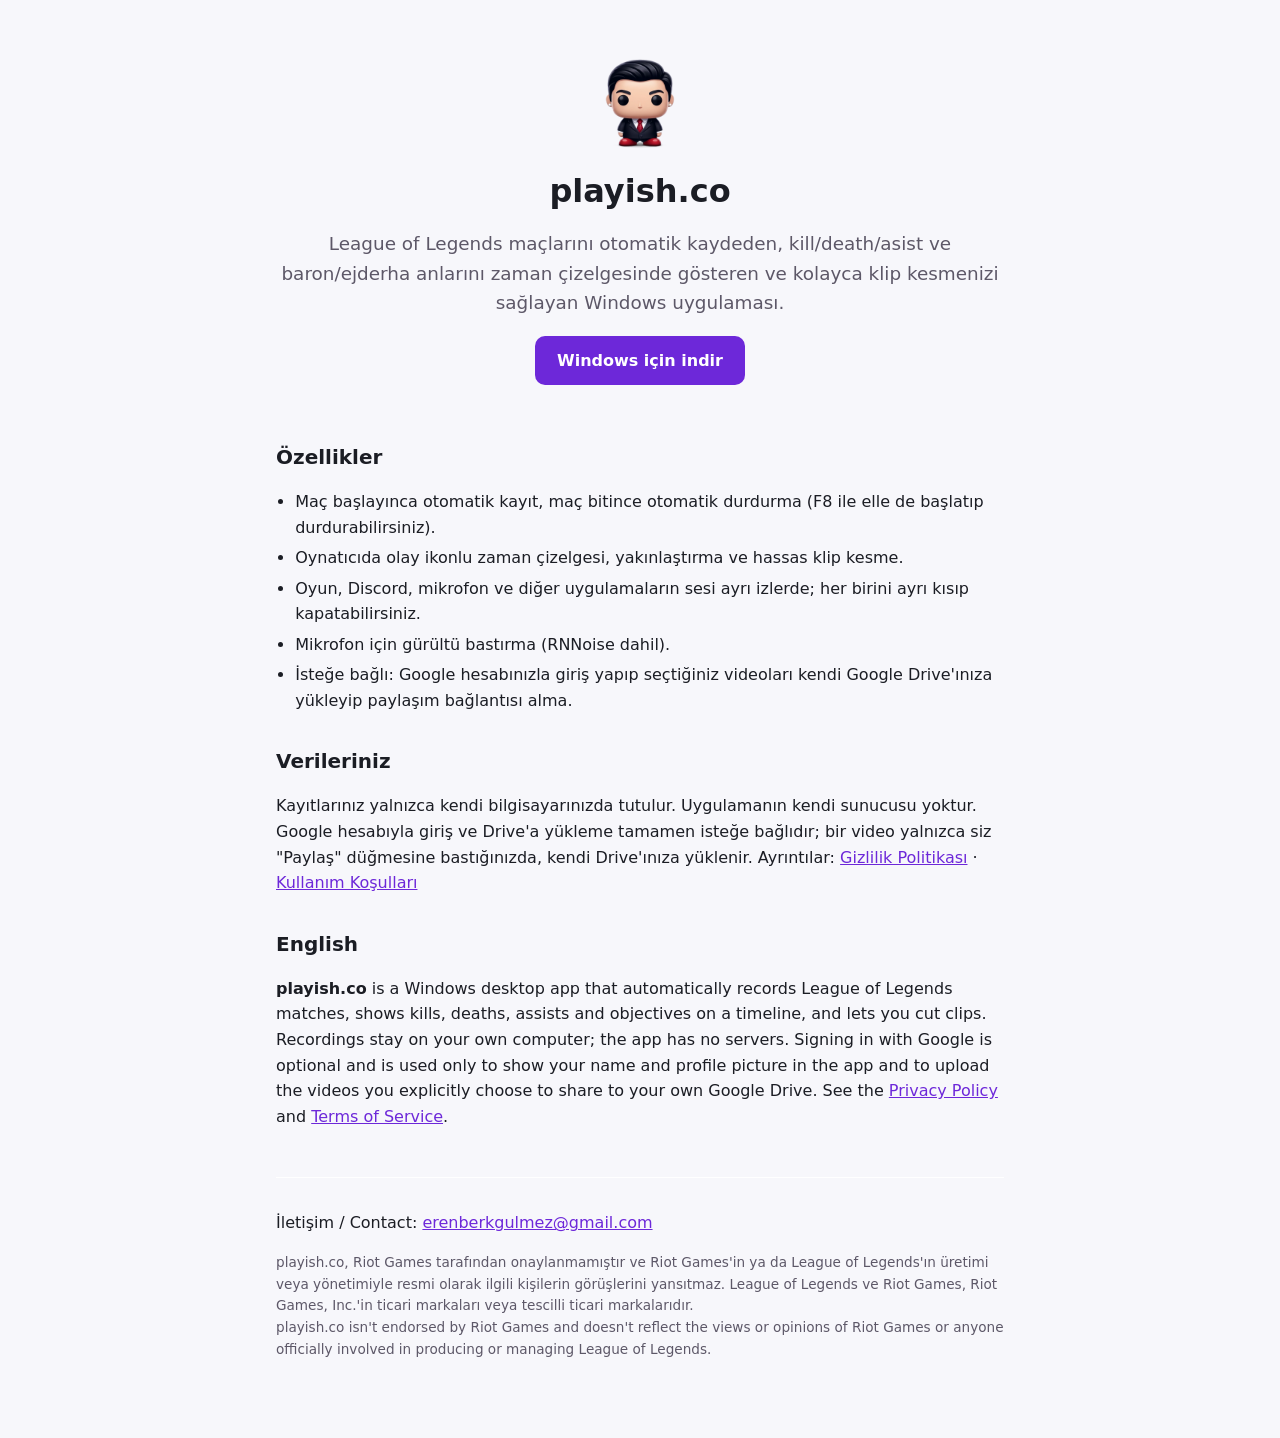
<file: docs/index.html>
<!doctype html>
<html lang="tr">
<head>
  <meta charset="utf-8" />
  <meta name="viewport" content="width=device-width, initial-scale=1" />
  <title>playish.co — League of Legends maç kaydedici</title>
  <meta name="description" content="playish.co: League of Legends maçlarını otomatik kaydeden, olayları zaman çizelgesinde gösteren ve klip kesmeyi sağlayan Windows uygulaması." />
  <link rel="icon" type="image/png" href="logo.png" />
  <link rel="stylesheet" href="style.css" />
</head>
<body>
  <main>
    <header class="hero">
      <img src="logo.png" alt="playish.co logosu" width="96" height="96" />
      <h1>playish.co</h1>
      <p class="lead">League of Legends maçlarını otomatik kaydeden, kill/death/asist ve baron/ejderha anlarını zaman çizelgesinde gösteren ve kolayca klip kesmenizi sağlayan Windows uygulaması.</p>
      <p><a class="button" href="https://github.com/ErenBerkGulmez/playish.co/releases/latest">Windows için indir</a></p>
    </header>

    <section>
      <h2>Özellikler</h2>
      <ul>
        <li>Maç başlayınca otomatik kayıt, maç bitince otomatik durdurma (F8 ile elle de başlatıp durdurabilirsiniz).</li>
        <li>Oynatıcıda olay ikonlu zaman çizelgesi, yakınlaştırma ve hassas klip kesme.</li>
        <li>Oyun, Discord, mikrofon ve diğer uygulamaların sesi ayrı izlerde; her birini ayrı kısıp kapatabilirsiniz.</li>
        <li>Mikrofon için gürültü bastırma (RNNoise dahil).</li>
        <li>İsteğe bağlı: Google hesabınızla giriş yapıp seçtiğiniz videoları kendi Google Drive'ınıza yükleyip paylaşım bağlantısı alma.</li>
      </ul>
    </section>

    <section>
      <h2>Verileriniz</h2>
      <p>Kayıtlarınız yalnızca kendi bilgisayarınızda tutulur. Uygulamanın kendi sunucusu yoktur. Google hesabıyla giriş ve Drive'a yükleme tamamen isteğe bağlıdır; bir video yalnızca siz "Paylaş" düğmesine bastığınızda, kendi Drive'ınıza yüklenir. Ayrıntılar: <a href="privacy.html">Gizlilik Politikası</a> · <a href="terms.html">Kullanım Koşulları</a></p>
    </section>

    <section lang="en">
      <h2>English</h2>
      <p><strong>playish.co</strong> is a Windows desktop app that automatically records League of Legends matches, shows kills, deaths, assists and objectives on a timeline, and lets you cut clips. Recordings stay on your own computer; the app has no servers. Signing in with Google is optional and is used only to show your name and profile picture in the app and to upload the videos you explicitly choose to share to your own Google Drive. See the <a href="privacy.html">Privacy Policy</a> and <a href="terms.html">Terms of Service</a>.</p>
    </section>

    <footer>
      <p>İletişim / Contact: <a href="mailto:erenberkgulmez@gmail.com">erenberkgulmez@gmail.com</a></p>
      <p class="small">playish.co, Riot Games tarafından onaylanmamıştır ve Riot Games'in ya da League of Legends'ın üretimi veya yönetimiyle resmi olarak ilgili kişilerin görüşlerini yansıtmaz. League of Legends ve Riot Games, Riot Games, Inc.'in ticari markaları veya tescilli ticari markalarıdır.<br />playish.co isn't endorsed by Riot Games and doesn't reflect the views or opinions of Riot Games or anyone officially involved in producing or managing League of Legends.</p>
    </footer>
  </main>
</body>
</html>
</file>
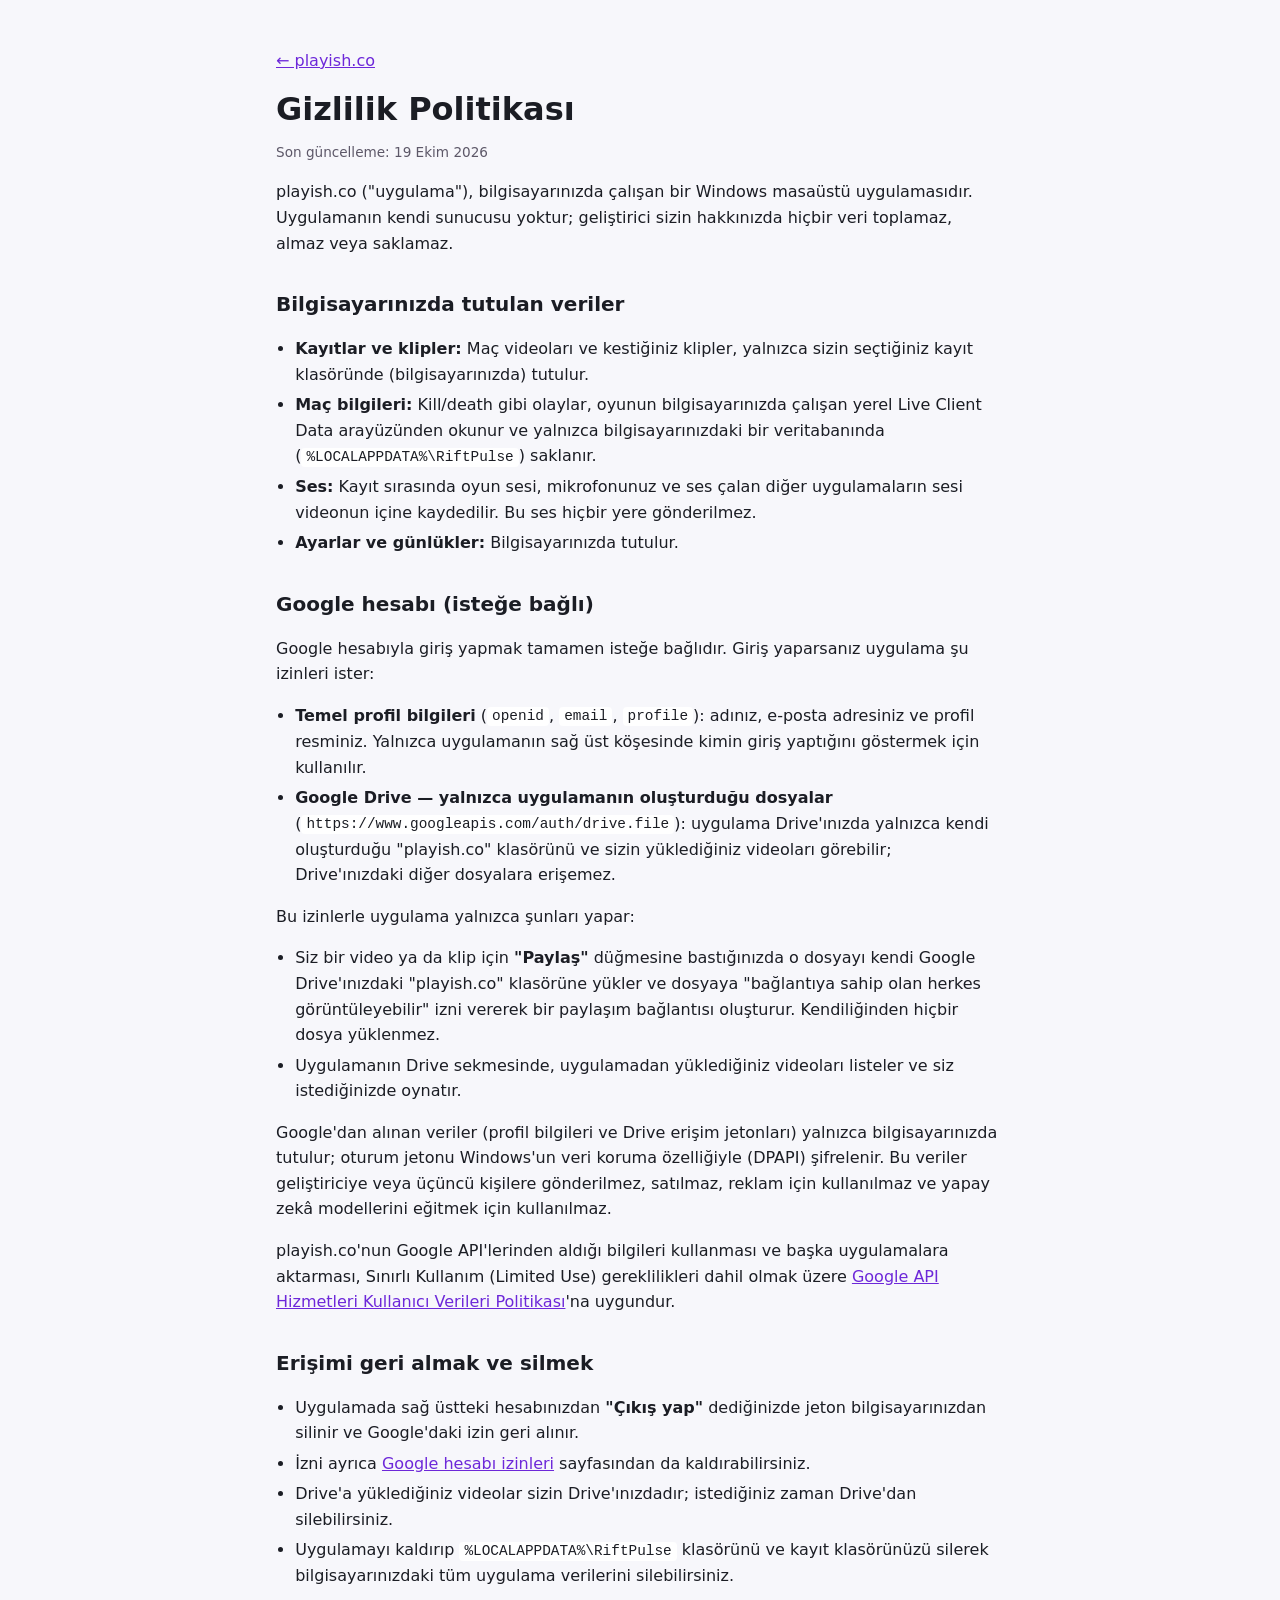
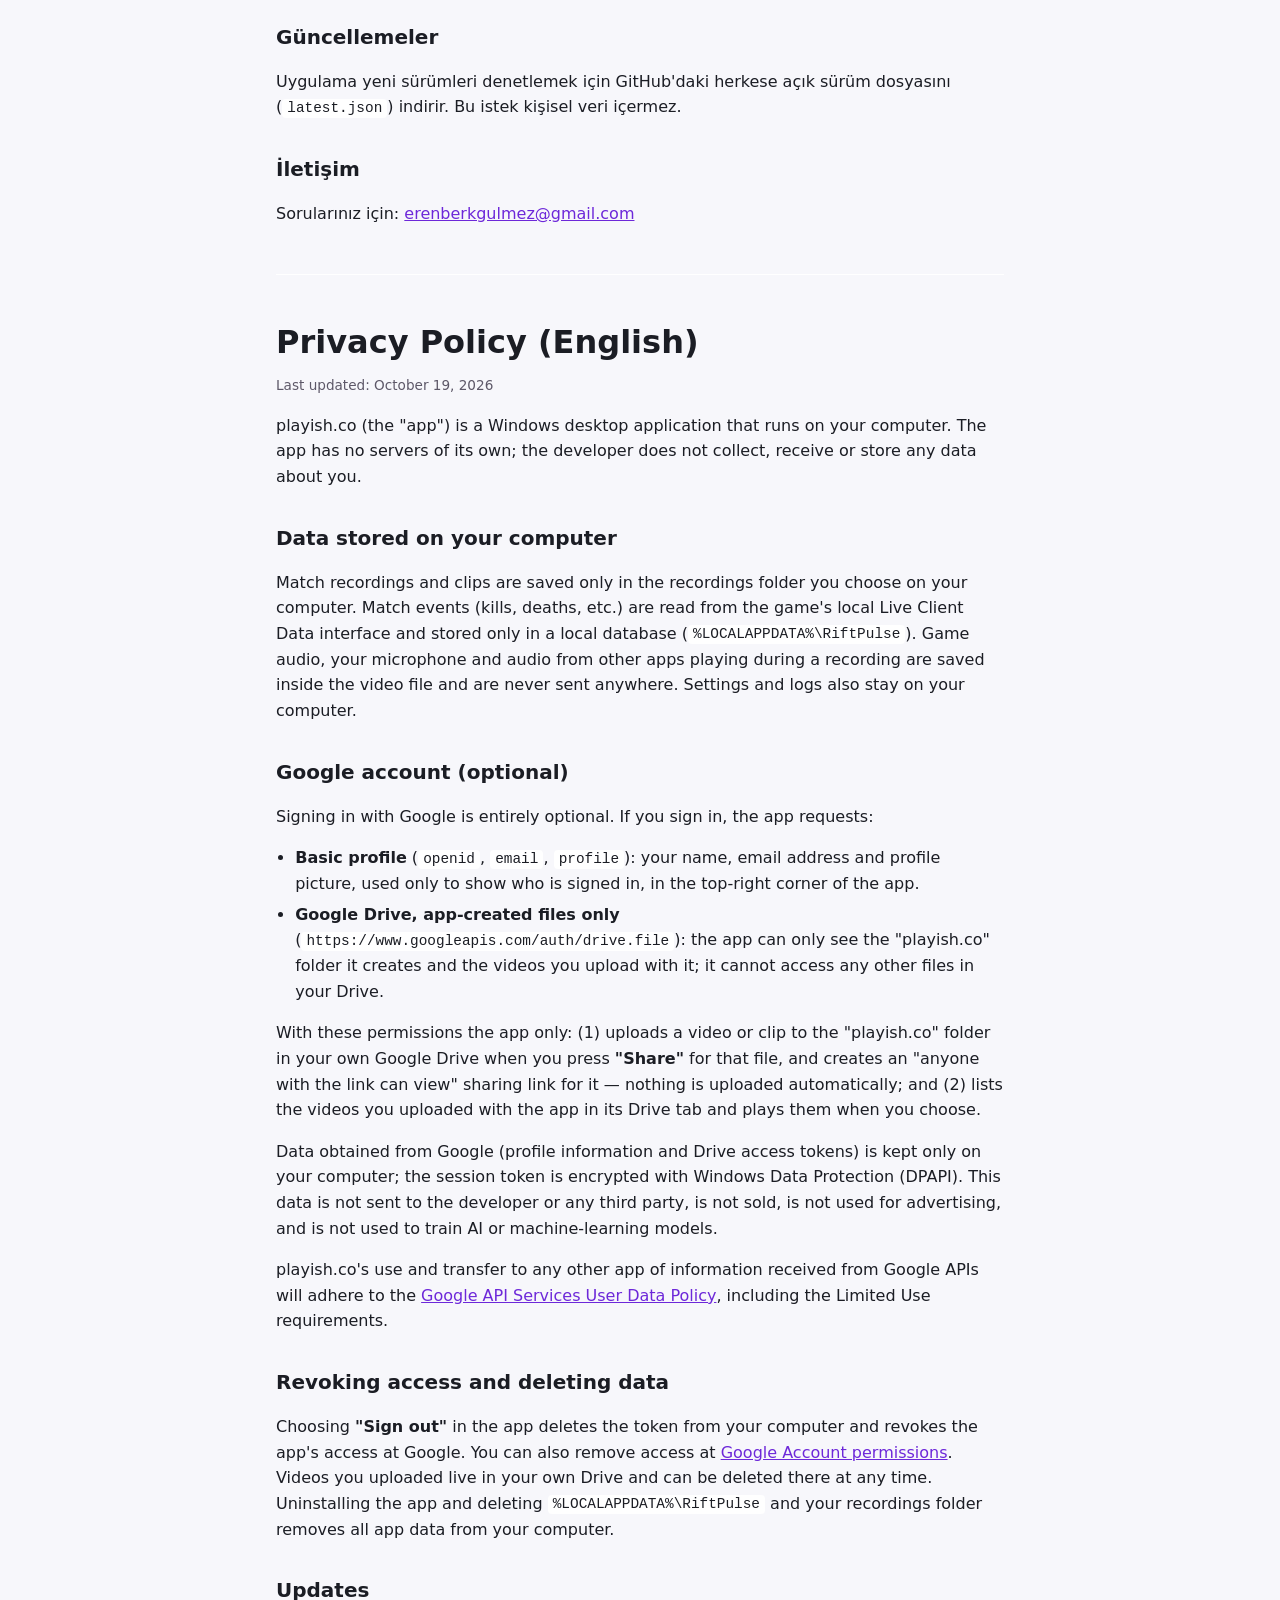
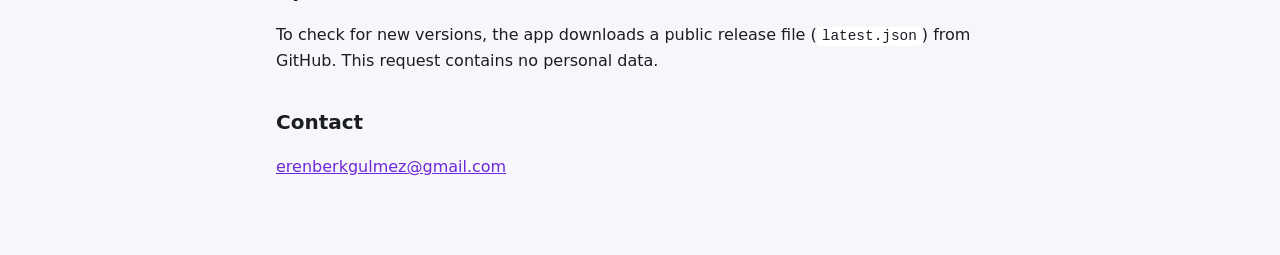
<file: docs/privacy.html>
<!doctype html>
<html lang="tr">
<head>
  <meta charset="utf-8" />
  <meta name="viewport" content="width=device-width, initial-scale=1" />
  <title>Gizlilik Politikası — playish.co</title>
  <link rel="icon" type="image/png" href="logo.png" />
  <link rel="stylesheet" href="style.css" />
</head>
<body>
  <main>
    <p><a href="index.html">← playish.co</a></p>
    <h1>Gizlilik Politikası</h1>
    <p class="small">Son güncelleme: 19 Ekim 2026</p>

    <p>playish.co ("uygulama"), bilgisayarınızda çalışan bir Windows masaüstü uygulamasıdır. Uygulamanın kendi sunucusu yoktur; geliştirici sizin hakkınızda hiçbir veri toplamaz, almaz veya saklamaz.</p>

    <h2>Bilgisayarınızda tutulan veriler</h2>
    <ul>
      <li><strong>Kayıtlar ve klipler:</strong> Maç videoları ve kestiğiniz klipler, yalnızca sizin seçtiğiniz kayıt klasöründe (bilgisayarınızda) tutulur.</li>
      <li><strong>Maç bilgileri:</strong> Kill/death gibi olaylar, oyunun bilgisayarınızda çalışan yerel Live Client Data arayüzünden okunur ve yalnızca bilgisayarınızdaki bir veritabanında (<code>%LOCALAPPDATA%\RiftPulse</code>) saklanır.</li>
      <li><strong>Ses:</strong> Kayıt sırasında oyun sesi, mikrofonunuz ve ses çalan diğer uygulamaların sesi videonun içine kaydedilir. Bu ses hiçbir yere gönderilmez.</li>
      <li><strong>Ayarlar ve günlükler:</strong> Bilgisayarınızda tutulur.</li>
    </ul>

    <h2>Google hesabı (isteğe bağlı)</h2>
    <p>Google hesabıyla giriş yapmak tamamen isteğe bağlıdır. Giriş yaparsanız uygulama şu izinleri ister:</p>
    <ul>
      <li><strong>Temel profil bilgileri</strong> (<code>openid</code>, <code>email</code>, <code>profile</code>): adınız, e-posta adresiniz ve profil resminiz. Yalnızca uygulamanın sağ üst köşesinde kimin giriş yaptığını göstermek için kullanılır.</li>
      <li><strong>Google Drive — yalnızca uygulamanın oluşturduğu dosyalar</strong> (<code>https://www.googleapis.com/auth/drive.file</code>): uygulama Drive'ınızda yalnızca kendi oluşturduğu "playish.co" klasörünü ve sizin yüklediğiniz videoları görebilir; Drive'ınızdaki diğer dosyalara erişemez.</li>
    </ul>
    <p>Bu izinlerle uygulama yalnızca şunları yapar:</p>
    <ul>
      <li>Siz bir video ya da klip için <strong>"Paylaş"</strong> düğmesine bastığınızda o dosyayı kendi Google Drive'ınızdaki "playish.co" klasörüne yükler ve dosyaya "bağlantıya sahip olan herkes görüntüleyebilir" izni vererek bir paylaşım bağlantısı oluşturur. Kendiliğinden hiçbir dosya yüklenmez.</li>
      <li>Uygulamanın Drive sekmesinde, uygulamadan yüklediğiniz videoları listeler ve siz istediğinizde oynatır.</li>
    </ul>
    <p>Google'dan alınan veriler (profil bilgileri ve Drive erişim jetonları) yalnızca bilgisayarınızda tutulur; oturum jetonu Windows'un veri koruma özelliğiyle (DPAPI) şifrelenir. Bu veriler geliştiriciye veya üçüncü kişilere gönderilmez, satılmaz, reklam için kullanılmaz ve yapay zekâ modellerini eğitmek için kullanılmaz.</p>
    <p>playish.co'nun Google API'lerinden aldığı bilgileri kullanması ve başka uygulamalara aktarması, Sınırlı Kullanım (Limited Use) gereklilikleri dahil olmak üzere <a href="https://developers.google.com/terms/api-services-user-data-policy">Google API Hizmetleri Kullanıcı Verileri Politikası</a>'na uygundur.</p>

    <h2>Erişimi geri almak ve silmek</h2>
    <ul>
      <li>Uygulamada sağ üstteki hesabınızdan <strong>"Çıkış yap"</strong> dediğinizde jeton bilgisayarınızdan silinir ve Google'daki izin geri alınır.</li>
      <li>İzni ayrıca <a href="https://myaccount.google.com/permissions">Google hesabı izinleri</a> sayfasından da kaldırabilirsiniz.</li>
      <li>Drive'a yüklediğiniz videolar sizin Drive'ınızdadır; istediğiniz zaman Drive'dan silebilirsiniz.</li>
      <li>Uygulamayı kaldırıp <code>%LOCALAPPDATA%\RiftPulse</code> klasörünü ve kayıt klasörünüzü silerek bilgisayarınızdaki tüm uygulama verilerini silebilirsiniz.</li>
    </ul>

    <h2>Güncellemeler</h2>
    <p>Uygulama yeni sürümleri denetlemek için GitHub'daki herkese açık sürüm dosyasını (<code>latest.json</code>) indirir. Bu istek kişisel veri içermez.</p>

    <h2>İletişim</h2>
    <p>Sorularınız için: <a href="mailto:erenberkgulmez@gmail.com">erenberkgulmez@gmail.com</a></p>

    <hr />

    <section lang="en">
      <h1>Privacy Policy (English)</h1>
      <p class="small">Last updated: October 19, 2026</p>
      <p>playish.co (the "app") is a Windows desktop application that runs on your computer. The app has no servers of its own; the developer does not collect, receive or store any data about you.</p>

      <h2>Data stored on your computer</h2>
      <p>Match recordings and clips are saved only in the recordings folder you choose on your computer. Match events (kills, deaths, etc.) are read from the game's local Live Client Data interface and stored only in a local database (<code>%LOCALAPPDATA%\RiftPulse</code>). Game audio, your microphone and audio from other apps playing during a recording are saved inside the video file and are never sent anywhere. Settings and logs also stay on your computer.</p>

      <h2>Google account (optional)</h2>
      <p>Signing in with Google is entirely optional. If you sign in, the app requests:</p>
      <ul>
        <li><strong>Basic profile</strong> (<code>openid</code>, <code>email</code>, <code>profile</code>): your name, email address and profile picture, used only to show who is signed in, in the top-right corner of the app.</li>
        <li><strong>Google Drive, app-created files only</strong> (<code>https://www.googleapis.com/auth/drive.file</code>): the app can only see the "playish.co" folder it creates and the videos you upload with it; it cannot access any other files in your Drive.</li>
      </ul>
      <p>With these permissions the app only: (1) uploads a video or clip to the "playish.co" folder in your own Google Drive when you press <strong>"Share"</strong> for that file, and creates an "anyone with the link can view" sharing link for it — nothing is uploaded automatically; and (2) lists the videos you uploaded with the app in its Drive tab and plays them when you choose.</p>
      <p>Data obtained from Google (profile information and Drive access tokens) is kept only on your computer; the session token is encrypted with Windows Data Protection (DPAPI). This data is not sent to the developer or any third party, is not sold, is not used for advertising, and is not used to train AI or machine-learning models.</p>
      <p>playish.co's use and transfer to any other app of information received from Google APIs will adhere to the <a href="https://developers.google.com/terms/api-services-user-data-policy">Google API Services User Data Policy</a>, including the Limited Use requirements.</p>

      <h2>Revoking access and deleting data</h2>
      <p>Choosing <strong>"Sign out"</strong> in the app deletes the token from your computer and revokes the app's access at Google. You can also remove access at <a href="https://myaccount.google.com/permissions">Google Account permissions</a>. Videos you uploaded live in your own Drive and can be deleted there at any time. Uninstalling the app and deleting <code>%LOCALAPPDATA%\RiftPulse</code> and your recordings folder removes all app data from your computer.</p>

      <h2>Updates</h2>
      <p>To check for new versions, the app downloads a public release file (<code>latest.json</code>) from GitHub. This request contains no personal data.</p>

      <h2>Contact</h2>
      <p><a href="mailto:erenberkgulmez@gmail.com">erenberkgulmez@gmail.com</a></p>
    </section>
  </main>
</body>
</html>
</file>
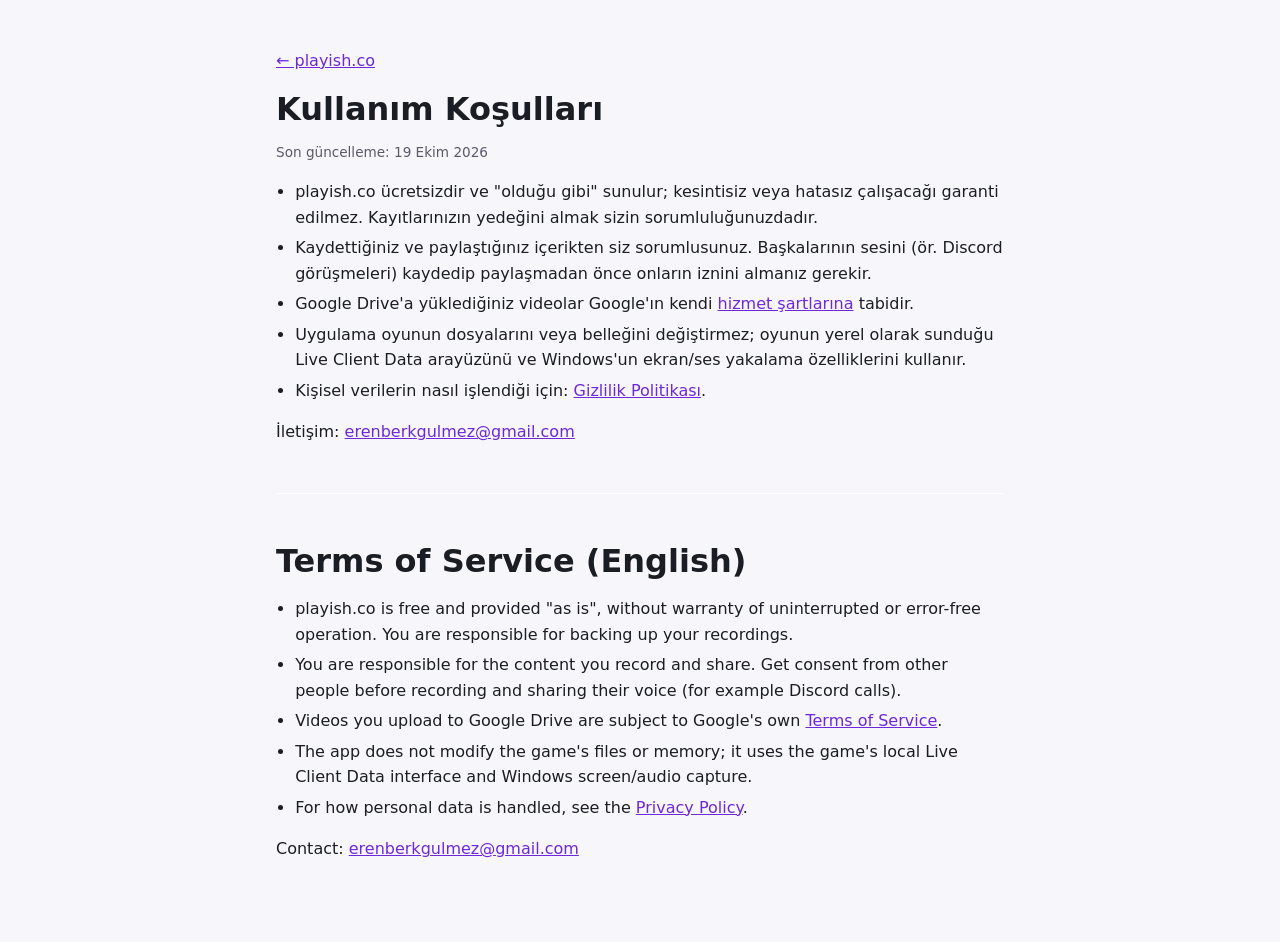
<file: docs/terms.html>
<!doctype html>
<html lang="tr">
<head>
  <meta charset="utf-8" />
  <meta name="viewport" content="width=device-width, initial-scale=1" />
  <title>Kullanım Koşulları — playish.co</title>
  <link rel="icon" type="image/png" href="logo.png" />
  <link rel="stylesheet" href="style.css" />
</head>
<body>
  <main>
    <p><a href="index.html">← playish.co</a></p>
    <h1>Kullanım Koşulları</h1>
    <p class="small">Son güncelleme: 19 Ekim 2026</p>
    <ul>
      <li>playish.co ücretsizdir ve "olduğu gibi" sunulur; kesintisiz veya hatasız çalışacağı garanti edilmez. Kayıtlarınızın yedeğini almak sizin sorumluluğunuzdadır.</li>
      <li>Kaydettiğiniz ve paylaştığınız içerikten siz sorumlusunuz. Başkalarının sesini (ör. Discord görüşmeleri) kaydedip paylaşmadan önce onların iznini almanız gerekir.</li>
      <li>Google Drive'a yüklediğiniz videolar Google'ın kendi <a href="https://policies.google.com/terms">hizmet şartlarına</a> tabidir.</li>
      <li>Uygulama oyunun dosyalarını veya belleğini değiştirmez; oyunun yerel olarak sunduğu Live Client Data arayüzünü ve Windows'un ekran/ses yakalama özelliklerini kullanır.</li>
      <li>Kişisel verilerin nasıl işlendiği için: <a href="privacy.html">Gizlilik Politikası</a>.</li>
    </ul>
    <p>İletişim: <a href="mailto:erenberkgulmez@gmail.com">erenberkgulmez@gmail.com</a></p>

    <hr />

    <section lang="en">
      <h1>Terms of Service (English)</h1>
      <ul>
        <li>playish.co is free and provided "as is", without warranty of uninterrupted or error-free operation. You are responsible for backing up your recordings.</li>
        <li>You are responsible for the content you record and share. Get consent from other people before recording and sharing their voice (for example Discord calls).</li>
        <li>Videos you upload to Google Drive are subject to Google's own <a href="https://policies.google.com/terms">Terms of Service</a>.</li>
        <li>The app does not modify the game's files or memory; it uses the game's local Live Client Data interface and Windows screen/audio capture.</li>
        <li>For how personal data is handled, see the <a href="privacy.html">Privacy Policy</a>.</li>
      </ul>
      <p>Contact: <a href="mailto:erenberkgulmez@gmail.com">erenberkgulmez@gmail.com</a></p>
    </section>
  </main>
</body>
</html>
</file>
<file: docs/style.css>
:root {
  --bg: #0f131c;
  --surface: #181c25;
  --text: #dfe2ef;
  --muted: #958da1;
  --accent: #7c3aed;
  --link: #d2bbff;
}
@media (prefers-color-scheme: light) {
  :root {
    --bg: #f7f7fb;
    --surface: #ffffff;
    --text: #1b1d24;
    --muted: #5d5868;
    --accent: #6d28d9;
    --link: #6d28d9;
  }
}
* { box-sizing: border-box; }
body {
  margin: 0;
  background: var(--bg);
  color: var(--text);
  font: 16px/1.6 system-ui, -apple-system, "Segoe UI", Roboto, sans-serif;
}
main { max-width: 760px; margin: 0 auto; padding: 32px 16px 64px; }
h1 { font-size: 2rem; line-height: 1.2; margin: 0.4em 0; }
h2 { font-size: 1.25rem; margin: 1.6em 0 0.4em; }
a { color: var(--link); }
code { font-size: 0.9em; background: var(--surface); padding: 0.1em 0.35em; border-radius: 4px; overflow-wrap: anywhere; }
ul { padding-left: 1.2em; }
li { margin: 0.3em 0; }
hr { border: 0; border-top: 1px solid var(--surface); margin: 48px 0; }
.small { color: var(--muted); font-size: 0.85rem; }
.lead { font-size: 1.15rem; color: var(--muted); }
.hero { text-align: center; padding: 24px 0 8px; }
.hero img { border-radius: 20px; }
.button {
  display: inline-block;
  background: var(--accent);
  color: #fff;
  text-decoration: none;
  padding: 12px 22px;
  border-radius: 10px;
  font-weight: 600;
}
footer { margin-top: 48px; border-top: 1px solid var(--surface); padding-top: 16px; }
</file>
